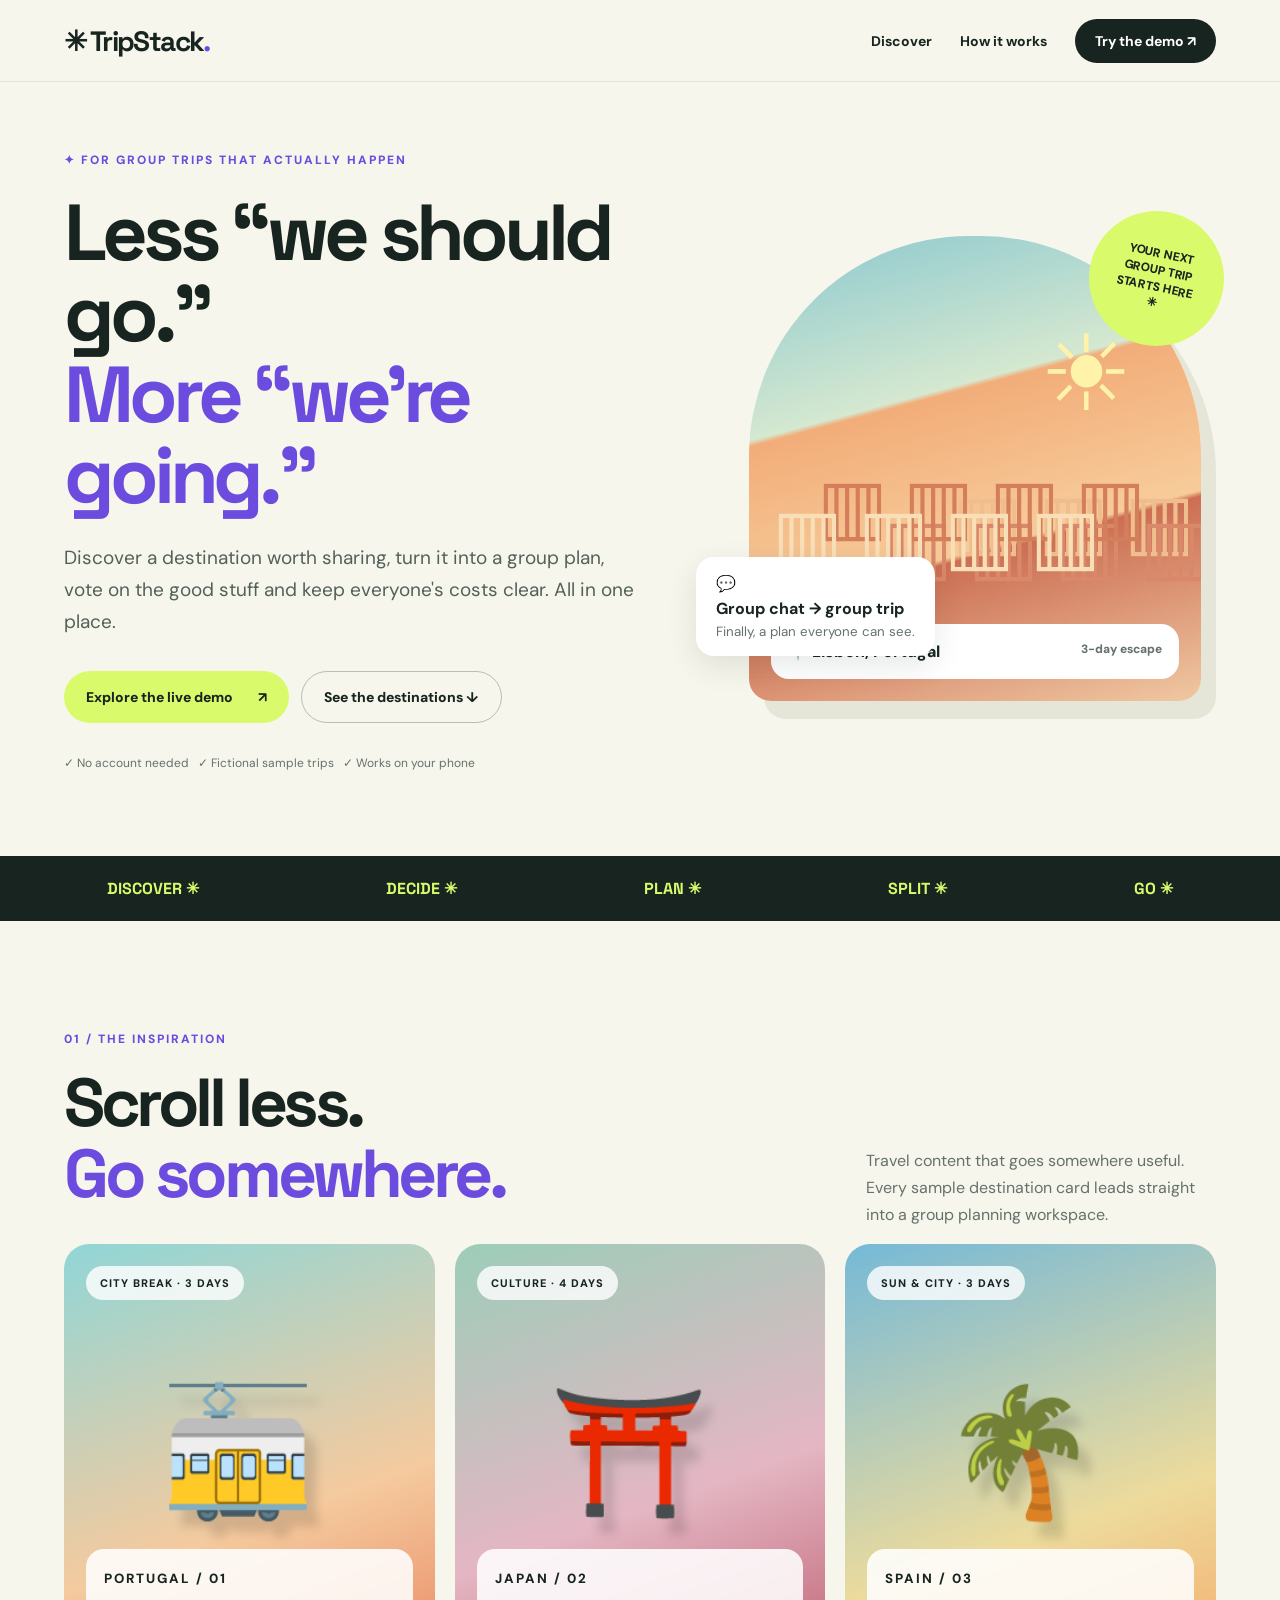
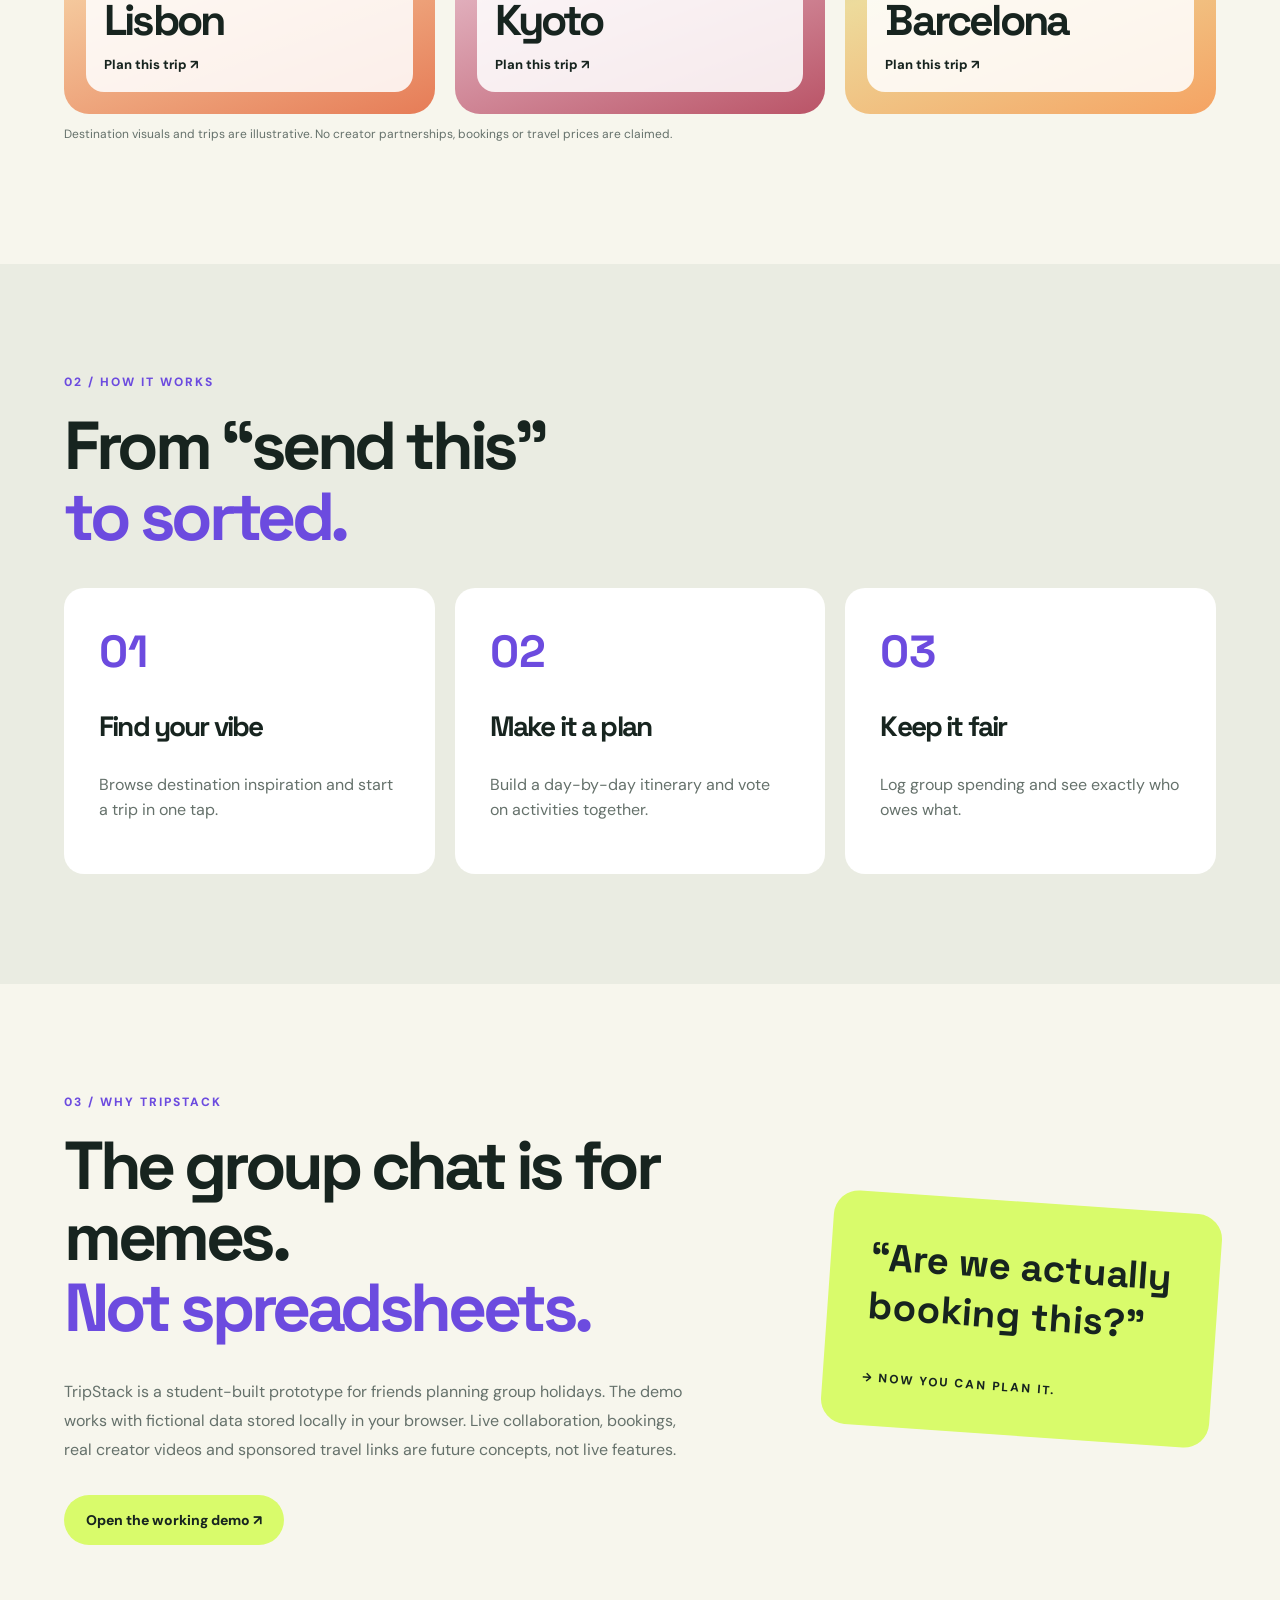
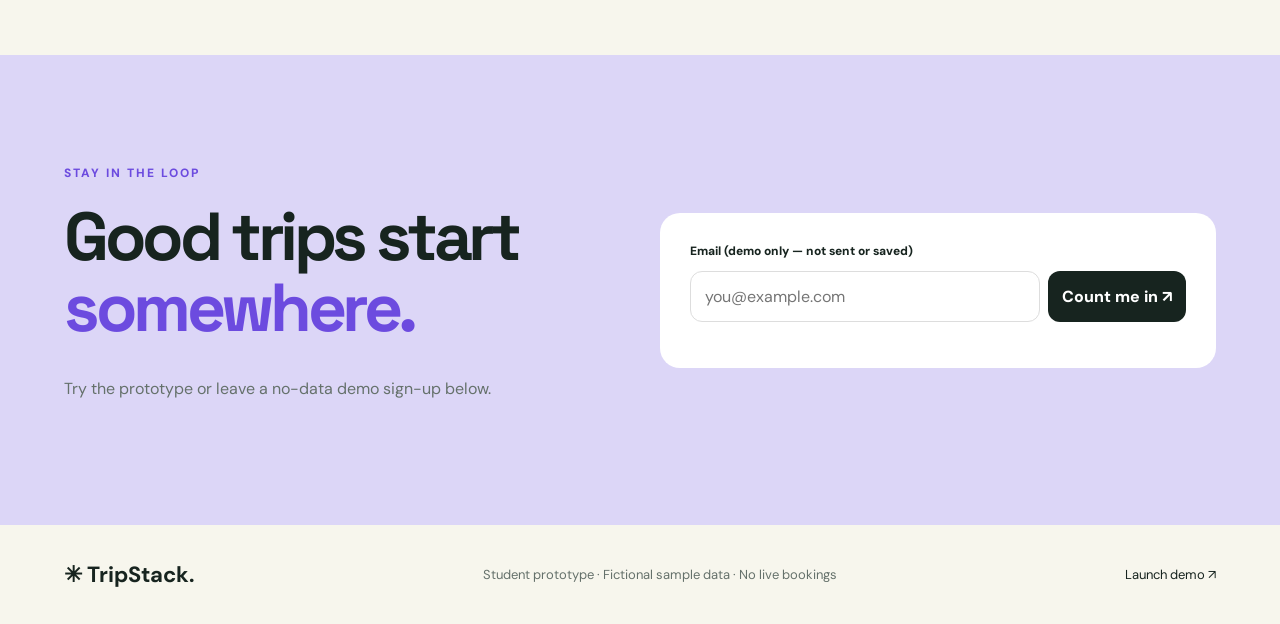
<file: index.html>
<!doctype html><html lang="en"><head><meta charset="utf-8"><meta name="viewport" content="width=device-width,initial-scale=1"><title>TripStack — From saved reel to real trip</title><link rel="stylesheet" href="style.css"></head><body><header class="nav"><a class="logo" href="#home">✳ TripStack<span>.</span></a><nav><a href="#discover">Discover</a><a href="#how">How it works</a><a href="demo.html" class="navcta">Try the demo ↗</a></nav></header><main id="home"><section class="hero"><div class="herocopy"><div class="eyebrow">✦ FOR GROUP TRIPS THAT ACTUALLY HAPPEN</div><h1>Less “we should go.”<br><em>More “we're going.”</em></h1><p>Discover a destination worth sharing, turn it into a group plan, vote on the good stuff and keep everyone's costs clear. All in one place.</p><div class="actions"><a class="btn primary" href="demo.html">Explore the live demo <span>↗</span></a><a class="btn ghost" href="#discover">See the destinations ↓</a></div><div class="micro">✓ No account needed &nbsp; ✓ Fictional sample trips &nbsp; ✓ Works on your phone</div></div><div class="heroart"><div class="stamp">YOUR NEXT<br>GROUP TRIP<br>STARTS HERE ✳</div><div class="heroimage"><div class="scene">☀</div><div class="herotag">📍 Lisbon, Portugal <span>3-day escape</span></div></div><div class="floatnote">💬 <strong>Group chat → group trip</strong><small>Finally, a plan everyone can see.</small></div></div></section><section class="strip"><span>DISCOVER ✳</span><span>DECIDE ✳</span><span>PLAN ✳</span><span>SPLIT ✳</span><span>GO ✳</span></section><section class="section" id="discover"><div class="sectiontop"><div><div class="eyebrow">01 / THE INSPIRATION</div><h2>Scroll less.<br><em>Go somewhere.</em></h2></div><p>Travel content that goes somewhere useful. Every sample destination card leads straight into a group planning workspace.</p></div><div class="destgrid"><a href="demo.html?trip=lisbon" class="dest lisbon"><div class="destemoji">🚋</div><span class="pill">CITY BREAK · 3 DAYS</span><div class="destbottom"><small>PORTUGAL / 01</small><h3>Lisbon</h3><span>Plan this trip ↗</span></div></a><a href="demo.html?trip=kyoto" class="dest kyoto"><div class="destemoji">⛩️</div><span class="pill">CULTURE · 4 DAYS</span><div class="destbottom"><small>JAPAN / 02</small><h3>Kyoto</h3><span>Plan this trip ↗</span></div></a><a href="demo.html?trip=barcelona" class="dest barcelona"><div class="destemoji">🌴</div><span class="pill">SUN & CITY · 3 DAYS</span><div class="destbottom"><small>SPAIN / 03</small><h3>Barcelona</h3><span>Plan this trip ↗</span></div></a></div><p class="disclaimer">Destination visuals and trips are illustrative. No creator partnerships, bookings or travel prices are claimed.</p></section><section class="section how" id="how"><div class="eyebrow">02 / HOW IT WORKS</div><h2>From “send this”<br><em>to sorted.</em></h2><div class="steps"><article><span>01</span><h3>Find your vibe</h3><p>Browse destination inspiration and start a trip in one tap.</p></article><article><span>02</span><h3>Make it a plan</h3><p>Build a day-by-day itinerary and vote on activities together.</p></article><article><span>03</span><h3>Keep it fair</h3><p>Log group spending and see exactly who owes what.</p></article></div></section><section class="section promise"><div><div class="eyebrow">03 / WHY TRIPSTACK</div><h2>The group chat is for memes.<br><em>Not spreadsheets.</em></h2><p>TripStack is a student-built prototype for friends planning group holidays. The demo works with fictional data stored locally in your browser. Live collaboration, bookings, real creator videos and sponsored travel links are future concepts, not live features.</p><a class="btn primary" href="demo.html">Open the working demo ↗</a></div><div class="quoteart">“Are we actually<br>booking this?”<span>→ NOW YOU CAN PLAN IT.</span></div></section><section class="section signup"><div><div class="eyebrow">STAY IN THE LOOP</div><h2>Good trips start<br><em>somewhere.</em></h2><p>Try the prototype or leave a no-data demo sign-up below.</p></div><form id="signup"><label for="email">Email (demo only — not sent or saved)</label><div class="formrow"><input id="email" type="email" placeholder="you@example.com" required><button type="submit">Count me in ↗</button></div><p id="thanks" aria-live="polite"></p></form></section></main><footer><strong>✳ TripStack.</strong><span>Student prototype · Fictional sample data · No live bookings</span><a href="demo.html">Launch demo ↗</a></footer><script>document.getElementById('signup').addEventListener('submit',e=>{e.preventDefault();document.getElementById('thanks').textContent='Thanks! This is a demo form: no details were sent or stored.';e.target.reset()})</script></body></html>
</file>
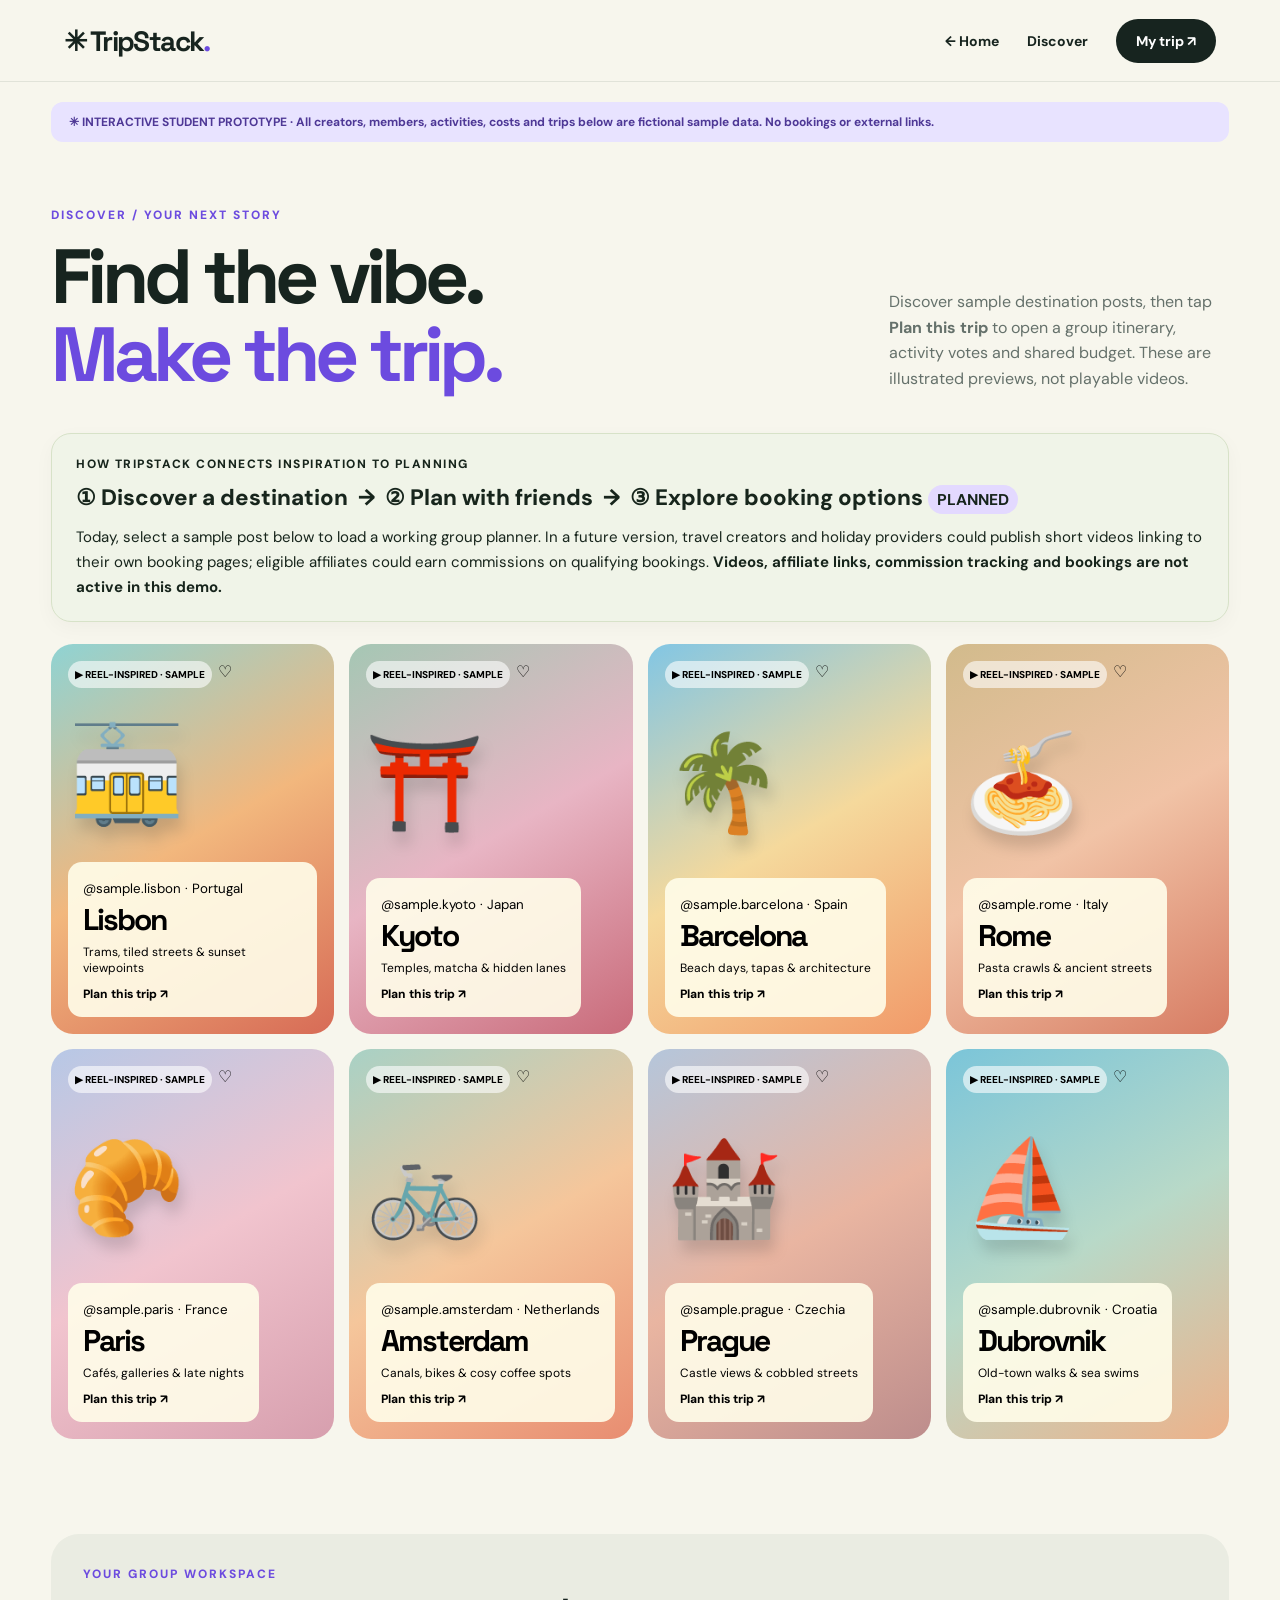
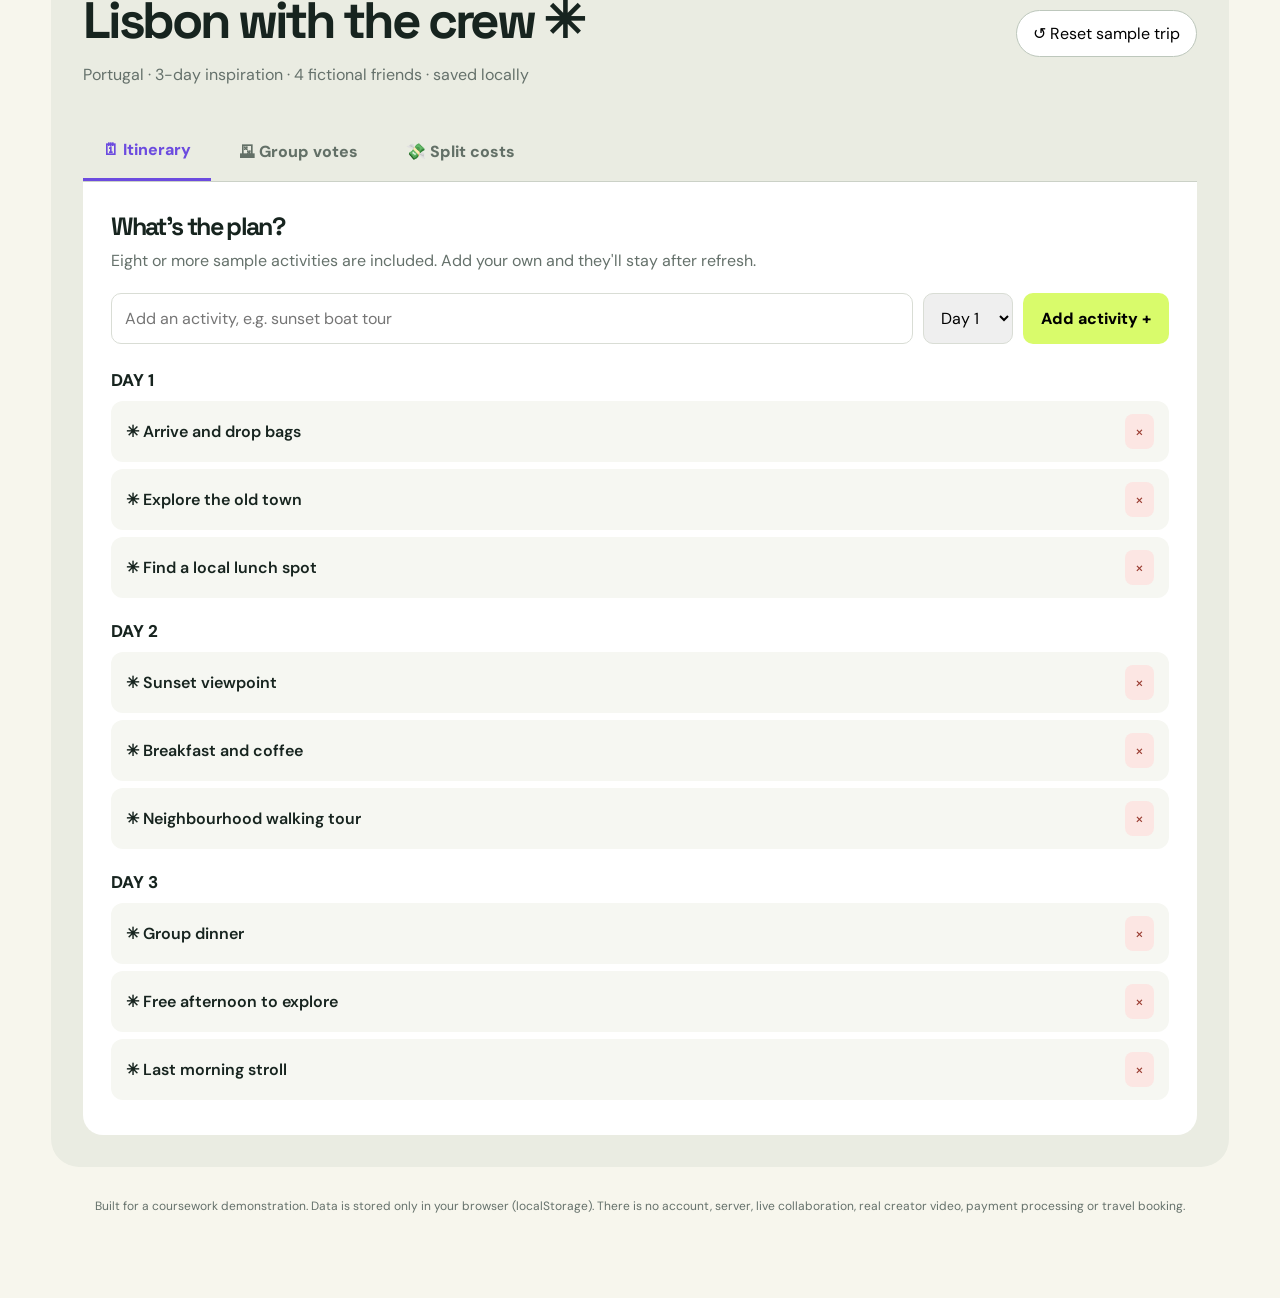
<file: demo (1).html>
<!doctype html><html lang="en"><head><meta charset="utf-8"><meta name="viewport" content="width=device-width,initial-scale=1"><title>TripStack — Interactive demo</title><link rel="stylesheet" href="style.css"><link rel="stylesheet" href="demo.css"></head><body><header class="nav"><a class="logo" href="index.html">✳ TripStack<span>.</span></a><nav><a href="index.html">← Home</a><a href="#discover">Discover</a><a href="#planner" class="navcta">My trip ↗</a></nav></header><main class="app"><div class="demo-banner">✳ INTERACTIVE STUDENT PROTOTYPE · All creators, members, activities, costs and trips below are fictional sample data. No bookings or external links.</div><section id="discover"><div class="apptitle"><div><div class="eyebrow">DISCOVER / YOUR NEXT STORY</div><h1>Find the vibe.<br><em>Make the trip.</em></h1></div><p>Discover sample destination posts, then tap <strong>Plan this trip</strong> to open a group itinerary, activity votes and shared budget. These are illustrated previews, not playable videos.</p></div><div class="discovery-explainer" style="margin:18px 0 22px;padding:22px 24px;border-radius:20px;background:#f0f4e8;border:1px solid #d7e2c8;color:#17251c;box-shadow:0 6px 20px rgba(0,0,0,.035)"><div style="font-size:.75rem;font-weight:800;letter-spacing:.12em;margin-bottom:10px">HOW TRIPSTACK CONNECTS INSPIRATION TO PLANNING</div><div style="font-size:clamp(1.05rem,2.6vw,1.4rem);font-weight:800;line-height:1.4">① Discover a destination &nbsp;→&nbsp; ② Plan with friends &nbsp;→&nbsp; ③ Explore booking options <span style="font-size:.7em;font-weight:700;background:#e3d9ff;border-radius:999px;padding:4px 9px;white-space:nowrap">PLANNED</span></div><p style="margin:12px 0 0;line-height:1.65;font-size:.94rem">Today, select a sample post below to load a working group planner. In a future version, travel creators and holiday providers could publish short videos linking to their own booking pages; eligible affiliates could earn commissions on qualifying bookings. <strong>Videos, affiliate links, commission tracking and bookings are not active in this demo.</strong></p></div><div id="reels" class="reels"></div></section><section id="planner" class="planner"><div class="plannerhead"><div><div class="eyebrow">YOUR GROUP WORKSPACE</div><h2 id="tripTitle">Lisbon with the crew</h2><p id="tripInfo"></p></div><button class="reset" id="reset">↺ Reset sample trip</button></div><div class="tabs"><button class="tab active" data-tab="itinerary">🗓 Itinerary</button><button class="tab" data-tab="votes">🗳 Group votes</button><button class="tab" data-tab="budget">💸 Split costs</button></div><div id="itinerary" class="panel active"><div class="panelintro"><h3>What's the plan?</h3><p>Eight or more sample activities are included. Add your own and they'll stay after refresh.</p></div><form id="activityForm" class="inlineform"><input id="activityName" required placeholder="Add an activity, e.g. sunset boat tour" maxlength="70"><select id="activityDay"><option value="1">Day 1</option><option value="2">Day 2</option><option value="3">Day 3</option></select><button>Add activity +</button></form><div id="activities"></div></div><div id="votes" class="panel"><div class="panelintro"><h3>Settle the group chat debate.</h3><p>Cast one vote per sample member on each option. Totals update instantly and persist in this browser.</p></div><div class="voter"><label for="member">Voting as</label><select id="member"></select></div><div id="voteOptions" class="votegrid"></div></div><div id="budget" class="panel"><div class="panelintro"><h3>Money, minus the awkwardness.</h3><p>Expenses are split equally across the four sample friends. Balances calculate automatically.</p></div><div class="statgrid"><div class="stat"><small>TOTAL GROUP SPEND</small><strong id="totalSpend">€0</strong></div><div class="stat"><small>SHARE PER PERSON</small><strong id="perPerson">€0</strong></div></div><form id="expenseForm" class="inlineform"><input id="expenseName" placeholder="Expense name" required maxlength="60"><input id="expenseAmount" type="number" min="0.01" step="0.01" placeholder="€ Amount" required><select id="paidBy"></select><button>Add expense +</button></form><div class="budgetcols"><div><h3>Expenses</h3><div id="expenses"></div></div><div><h3>Who owes whom?</h3><div id="settlements"></div></div></div></div></section><p class="endnote">Built for a coursework demonstration. Data is stored only in your browser (localStorage). There is no account, server, live collaboration, real creator video, payment processing or travel booking.</p></main><script src="demo.js"></script></body></html>
</file>
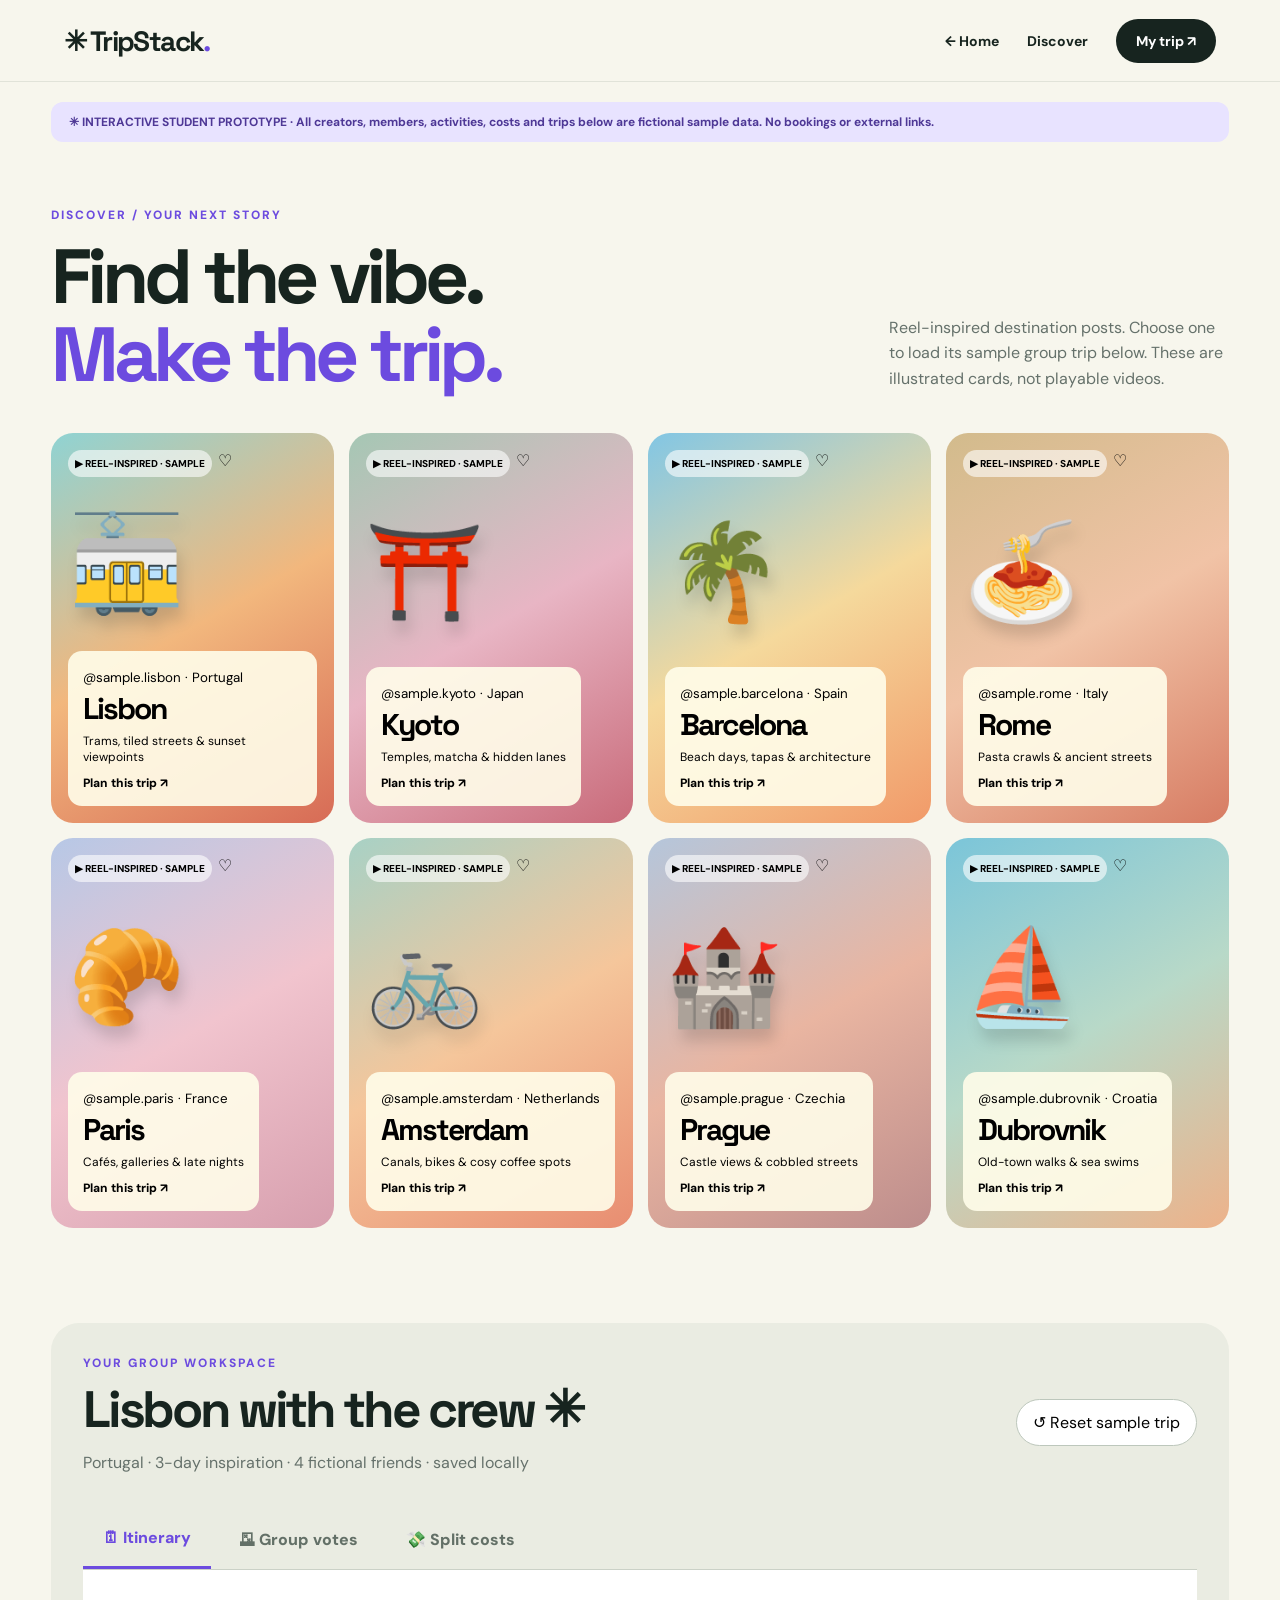
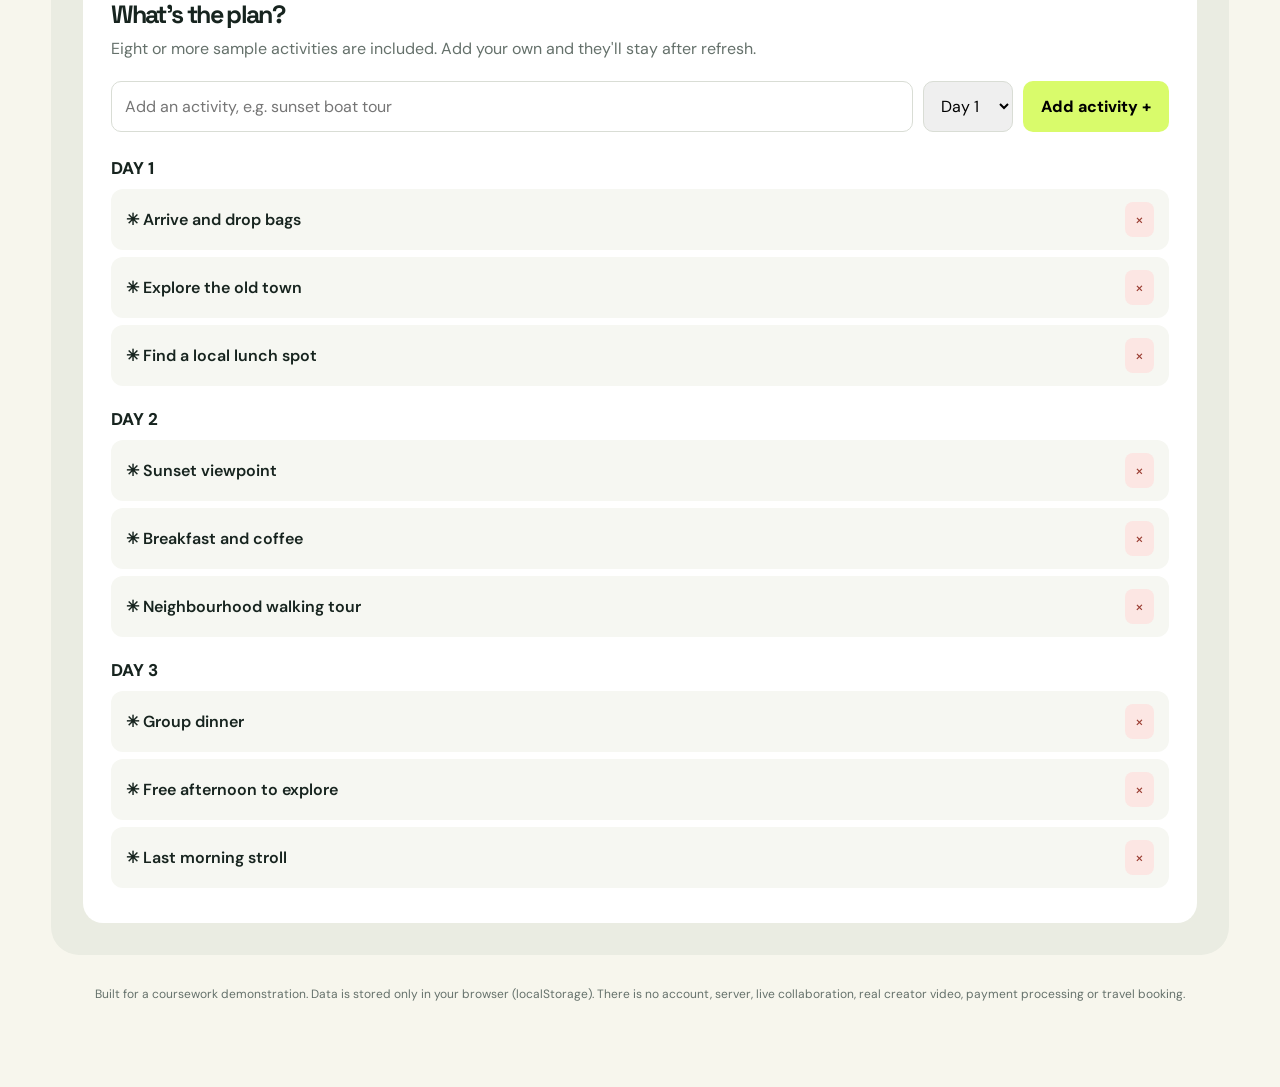
<file: demo.html>
<!doctype html><html lang="en"><head><meta charset="utf-8"><meta name="viewport" content="width=device-width,initial-scale=1"><title>TripStack — Interactive demo</title><link rel="stylesheet" href="style.css"><link rel="stylesheet" href="demo.css"></head><body><header class="nav"><a class="logo" href="index.html">✳ TripStack<span>.</span></a><nav><a href="index.html">← Home</a><a href="#discover">Discover</a><a href="#planner" class="navcta">My trip ↗</a></nav></header><main class="app"><div class="demo-banner">✳ INTERACTIVE STUDENT PROTOTYPE · All creators, members, activities, costs and trips below are fictional sample data. No bookings or external links.</div><section id="discover"><div class="apptitle"><div><div class="eyebrow">DISCOVER / YOUR NEXT STORY</div><h1>Find the vibe.<br><em>Make the trip.</em></h1></div><p>Reel-inspired destination posts. Choose one to load its sample group trip below. These are illustrated cards, not playable videos.</p></div><div id="reels" class="reels"></div></section><section id="planner" class="planner"><div class="plannerhead"><div><div class="eyebrow">YOUR GROUP WORKSPACE</div><h2 id="tripTitle">Lisbon with the crew</h2><p id="tripInfo"></p></div><button class="reset" id="reset">↺ Reset sample trip</button></div><div class="tabs"><button class="tab active" data-tab="itinerary">🗓 Itinerary</button><button class="tab" data-tab="votes">🗳 Group votes</button><button class="tab" data-tab="budget">💸 Split costs</button></div><div id="itinerary" class="panel active"><div class="panelintro"><h3>What's the plan?</h3><p>Eight or more sample activities are included. Add your own and they'll stay after refresh.</p></div><form id="activityForm" class="inlineform"><input id="activityName" required placeholder="Add an activity, e.g. sunset boat tour" maxlength="70"><select id="activityDay"><option value="1">Day 1</option><option value="2">Day 2</option><option value="3">Day 3</option></select><button>Add activity +</button></form><div id="activities"></div></div><div id="votes" class="panel"><div class="panelintro"><h3>Settle the group chat debate.</h3><p>Cast one vote per sample member on each option. Totals update instantly and persist in this browser.</p></div><div class="voter"><label for="member">Voting as</label><select id="member"></select></div><div id="voteOptions" class="votegrid"></div></div><div id="budget" class="panel"><div class="panelintro"><h3>Money, minus the awkwardness.</h3><p>Expenses are split equally across the four sample friends. Balances calculate automatically.</p></div><div class="statgrid"><div class="stat"><small>TOTAL GROUP SPEND</small><strong id="totalSpend">€0</strong></div><div class="stat"><small>SHARE PER PERSON</small><strong id="perPerson">€0</strong></div></div><form id="expenseForm" class="inlineform"><input id="expenseName" placeholder="Expense name" required maxlength="60"><input id="expenseAmount" type="number" min="0.01" step="0.01" placeholder="€ Amount" required><select id="paidBy"></select><button>Add expense +</button></form><div class="budgetcols"><div><h3>Expenses</h3><div id="expenses"></div></div><div><h3>Who owes whom?</h3><div id="settlements"></div></div></div></div></section><p class="endnote">Built for a coursework demonstration. Data is stored only in your browser (localStorage). There is no account, server, live collaboration, real creator video, payment processing or travel booking.</p></main><script src="demo.js"></script></body></html>
</file>
<file: style.css>
@import url('https://fonts.googleapis.com/css2?family=DM+Sans:wght@400;500;600;700;800&family=Space+Grotesk:wght@400;500;600;700&display=swap');:root{--ink:#17241f;--cream:#f7f6ed;--lime:#d9fb6b;--purple:#6c4bdf;--muted:#65716b}*{box-sizing:border-box}html{scroll-behavior:smooth}body{margin:0;background:var(--cream);color:var(--ink);font-family:'DM Sans',sans-serif}a{color:inherit;text-decoration:none}button,input,select{font:inherit}button{cursor:pointer}.nav{height:82px;padding:0 max(5vw,22px);display:flex;align-items:center;justify-content:space-between;border-bottom:1px solid #e1e3d9}.logo{font-family:'Space Grotesk';font-size:28px;font-weight:700;letter-spacing:-1.6px}.logo span{color:var(--purple)}nav{display:flex;align-items:center;gap:28px;font-weight:700;font-size:14px}.navcta{background:var(--ink);color:white;border-radius:30px;padding:13px 20px}.hero{min-height:660px;display:grid;grid-template-columns:1.08fr .92fr;gap:40px;align-items:center;padding:70px max(5vw,22px) 85px;overflow:hidden}.eyebrow{font-size:12px;font-weight:800;letter-spacing:2px;color:var(--purple)}h1,h2,h3{font-family:'Space Grotesk';letter-spacing:-.065em}h1{font-size:clamp(55px,6.2vw,108px);line-height:1.02;margin:25px 0}h1 em,h2 em{font-style:normal;color:var(--purple)}.hero p{font-size:19px;line-height:1.7;color:#526159;max-width:570px}.actions{display:flex;gap:12px;flex-wrap:wrap;margin:32px 0}.btn{padding:16px 22px;border-radius:50px;font-weight:800;font-size:14px;display:inline-flex;gap:25px;align-items:center}.primary{background:var(--lime)}.ghost{border:1px solid #b6bfb6}.micro{font-size:12px;color:var(--muted)}.heroart{position:relative;min-height:500px}.heroimage{position:absolute;inset:25px 15px 10px 45px;border-radius:220px 220px 22px 22px;background:linear-gradient(165deg,#8ac8cf 0%,#d5e8d0 35%,#f2ad79 36%,#f7cc9a 64%,#cc6e53 65%,#f0c8a2 100%);overflow:hidden;box-shadow:15px 18px 0 #e5e5d8}.heroimage:before{content:'▥ ▥ ▥ ▥';position:absolute;bottom:25%;left:5%;font-size:75px;color:#f9dfb7;text-shadow:45px -30px #d57e5c,110px 10px #d9896a,180px -15px #f0be8e}.scene{font-size:105px;color:#fff3aa;position:absolute;top:15%;right:15%}.herotag{position:absolute;bottom:22px;left:22px;right:22px;background:white;border-radius:18px;padding:17px;font-weight:800;display:flex;justify-content:space-between;gap:10px}.herotag span{font-size:12px;color:var(--muted)}.stamp{position:absolute;right:-8px;top:0;background:var(--lime);padding:24px;transform:rotate(12deg);z-index:2;border-radius:50%;height:135px;width:135px;display:grid;place-items:center;text-align:center;font-size:12px;font-weight:800;line-height:1.4}.floatnote{position:absolute;bottom:55px;left:-8px;z-index:2;background:#fff;border-radius:18px;padding:16px 20px;box-shadow:0 10px 30px #17241f1b;display:grid;gap:4px}.floatnote small{color:var(--muted)}.strip{background:var(--ink);color:var(--lime);display:flex;justify-content:space-around;padding:22px;gap:18px;font-family:'Space Grotesk';font-weight:700;flex-wrap:wrap}.section{padding:110px max(5vw,22px)}.sectiontop{display:flex;justify-content:space-between;align-items:end;gap:30px}.sectiontop p{max-width:350px;color:var(--muted);line-height:1.7}h2{font-size:clamp(43px,5.3vw,78px);line-height:1.05;margin:20px 0 35px}.destgrid{display:grid;grid-template-columns:repeat(3,1fr);gap:20px}.dest{height:470px;border-radius:25px;padding:22px;display:flex;flex-direction:column;justify-content:space-between;position:relative;overflow:hidden;transition:transform .2s}.dest:hover{transform:translateY(-7px)}.lisbon{background:linear-gradient(160deg,#90d6d7,#f5ca9e 58%,#e67c57)}.kyoto{background:linear-gradient(160deg,#9ccdb9,#e4b6c3 55%,#ba5467)}.barcelona{background:linear-gradient(160deg,#75b9d8,#eddb9c 60%,#f5a363)}.destemoji{font-size:125px;position:absolute;top:27%;left:26%;filter:drop-shadow(12px 16px 5px #0002)}.pill{background:#ffffffce;border-radius:30px;padding:10px 14px;align-self:flex-start;font-size:11px;font-weight:800;letter-spacing:1px}.destbottom{z-index:1;background:#ffffffdd;padding:18px;border-radius:18px}.destbottom small{letter-spacing:2px;font-weight:800}.destbottom h3{font-size:43px;margin:5px 0}.destbottom span{font-weight:800;font-size:13px}.disclaimer{color:var(--muted);font-size:12px}.how{background:#eaece2}.steps{display:grid;grid-template-columns:repeat(3,1fr);gap:20px}.steps article{padding:35px;background:white;border-radius:20px}.steps article>span{font-size:45px;color:var(--purple);font-family:'Space Grotesk';font-weight:700}.steps h3{font-size:28px}.steps p{line-height:1.6;color:var(--muted)}.promise{display:grid;grid-template-columns:1.3fr .7fr;align-items:center;gap:40px}.promise p{max-width:640px;line-height:1.8;color:var(--muted);margin-bottom:30px}.quoteart{background:var(--lime);padding:40px;border-radius:25px;font-family:'Space Grotesk';font-size:clamp(25px,3vw,44px);font-weight:700;transform:rotate(4deg)}.quoteart span{display:block;font:800 12px 'DM Sans';letter-spacing:2px;margin-top:40px}.signup{background:#dcd6f7;display:grid;grid-template-columns:1fr 1fr;gap:40px;align-items:center}.signup p{color:var(--muted)}.signup form{background:white;padding:30px;border-radius:20px}.signup label{display:block;font-size:12px;font-weight:800;margin-bottom:12px}.formrow{display:flex;gap:8px}.formrow input{min-width:0;flex:1;border:1px solid #ddd;border-radius:12px;padding:14px}.formrow button{border:0;border-radius:12px;background:var(--ink);color:white;padding:14px;font-weight:800}footer{display:flex;justify-content:space-between;gap:20px;padding:35px max(5vw,22px);align-items:center;font-size:13px}footer strong{font-size:22px}footer span{color:var(--muted)}@media(max-width:800px){nav a:not(.navcta){display:none}.hero{grid-template-columns:1fr;padding-top:45px}.heroart{min-height:410px}.heroimage{inset:20px 35px 0}.stamp{right:10px}.section{padding:75px 22px}.sectiontop{display:block}.destgrid,.steps,.promise,.signup{grid-template-columns:1fr}.dest{height:360px}.destemoji{top:18%;left:35%}.hero h1{font-size:clamp(49px,12vw,80px)}footer{flex-wrap:wrap}.strip{font-size:12px}.formrow{flex-direction:column}}
</file>
<file: demo.css>
.app{max-width:1400px;margin:auto;padding:20px max(4vw,18px) 70px}.demo-banner{background:#e8e3ff;color:#4e3896;border-radius:12px;padding:12px 18px;font-size:12px;font-weight:700}.apptitle{display:flex;align-items:end;justify-content:space-between;gap:20px;margin:65px 0 25px}.apptitle h1{font-size:clamp(48px,6vw,83px);margin:14px 0}.apptitle p{max-width:340px;line-height:1.6;color:var(--muted)}.reels{display:grid;grid-template-columns:repeat(4,minmax(0,1fr));gap:15px}.reel{border:0;text-align:left;position:relative;overflow:hidden;height:390px;border-radius:22px;padding:17px;display:flex;flex-direction:column;justify-content:space-between;transition:transform .2s}.reel:hover{transform:translateY(-5px)}.reel .reelTop{display:flex;justify-content:space-between;align-items:start;gap:6px}.reel .fake{font-size:10px;background:#fff9;border-radius:20px;padding:7px;font-weight:800}.reel .symbol{font-size:94px;text-align:center;filter:drop-shadow(4px 12px 7px #0002)}.reel .caption{background:#fffde9e8;padding:15px;border-radius:14px}.reel h3{font-size:30px;margin:2px 0}.reel p{font-size:12px;margin:5px 0 10px}.reel .plan{font-size:12px;font-weight:800}.planner{margin-top:95px;background:#eaece2;border-radius:28px;padding:32px}.plannerhead{display:flex;justify-content:space-between;align-items:center;gap:20px}.plannerhead h2{font-size:clamp(35px,4vw,55px);margin:12px 0}.plannerhead p{color:var(--muted)}.reset{border:1px solid #bdc7bc;background:white;padding:12px 16px;border-radius:25px}.tabs{display:flex;gap:8px;border-bottom:1px solid #cbd1c7;margin-top:20px;overflow:auto}.tab{border:0;background:transparent;padding:18px 20px;white-space:nowrap;font-weight:800;color:#637067}.tab.active{border-bottom:3px solid var(--purple);color:var(--purple)}.panel{display:none;background:#fff;border-radius:0 0 20px 20px;padding:28px}.panel.active{display:block}.panelintro h3,.budgetcols h3{font-size:25px;margin:0 0 8px}.panelintro p{color:var(--muted);margin:0 0 22px}.inlineform{display:flex;gap:10px;margin:15px 0 25px}.inlineform input,.inlineform select,.voter select{border:1px solid #d9ddd5;border-radius:10px;padding:13px;min-width:0}.inlineform input:first-child{flex:1}.inlineform button{background:var(--lime);border:0;border-radius:10px;padding:13px 18px;font-weight:800}.daytitle{font-size:17px;font-weight:800;margin:22px 0 10px}.activity,.expense,.balance{display:flex;align-items:center;justify-content:space-between;gap:12px;padding:13px 15px;background:#f6f7f2;border-radius:12px;margin:7px 0}.activity span{font-weight:600}.remove{border:0;background:#fce6e3;color:#9a3d32;border-radius:8px;padding:7px 10px}.voter{display:flex;gap:12px;align-items:center;margin:20px 0}.votegrid{display:grid;grid-template-columns:repeat(2,1fr);gap:15px}.vote{border:1px solid #e0e4dc;border-radius:16px;padding:22px}.vote h4{font-size:21px;margin:0 0 6px}.vote p{color:var(--muted);font-size:13px}.vote button{border:0;border-radius:10px;padding:11px 17px;background:var(--lime);font-weight:800}.vote button.chosen{background:var(--purple);color:white}.bar{background:#eee;border-radius:10px;height:10px;margin:18px 0 10px;overflow:hidden}.bar>div{height:100%;background:var(--purple);transition:width .2s}.statgrid{display:grid;grid-template-columns:1fr 1fr;gap:12px}.stat{background:#e8e3ff;border-radius:14px;padding:20px}.stat small{font-size:11px;letter-spacing:1px;font-weight:800}.stat strong{display:block;font-size:35px;margin-top:5px}.budgetcols{display:grid;grid-template-columns:1fr 1fr;gap:25px}.expense small{color:var(--muted)}.balance{font-size:14px}.endnote{font-size:12px;line-height:1.6;color:var(--muted);text-align:center;margin-top:30px}@media(max-width:900px){.reels{grid-template-columns:repeat(2,1fr)}.apptitle{display:block}.budgetcols{grid-template-columns:1fr}}@media(max-width:550px){.reels{gap:9px}.reel{height:290px;padding:10px}.reel .symbol{font-size:60px}.reel h3{font-size:23px}.reel .caption{padding:10px}.reel .fake{font-size:8px}.planner{padding:12px;margin-top:55px}.plannerhead{display:block;padding:12px}.panel{padding:15px}.inlineform{flex-wrap:wrap}.inlineform input:first-child{flex-basis:100%}.inlineform button{flex:1}.votegrid{grid-template-columns:1fr}.stat strong{font-size:26px}.tab{padding:14px 10px;font-size:12px}.activity{font-size:13px}}
</file>
